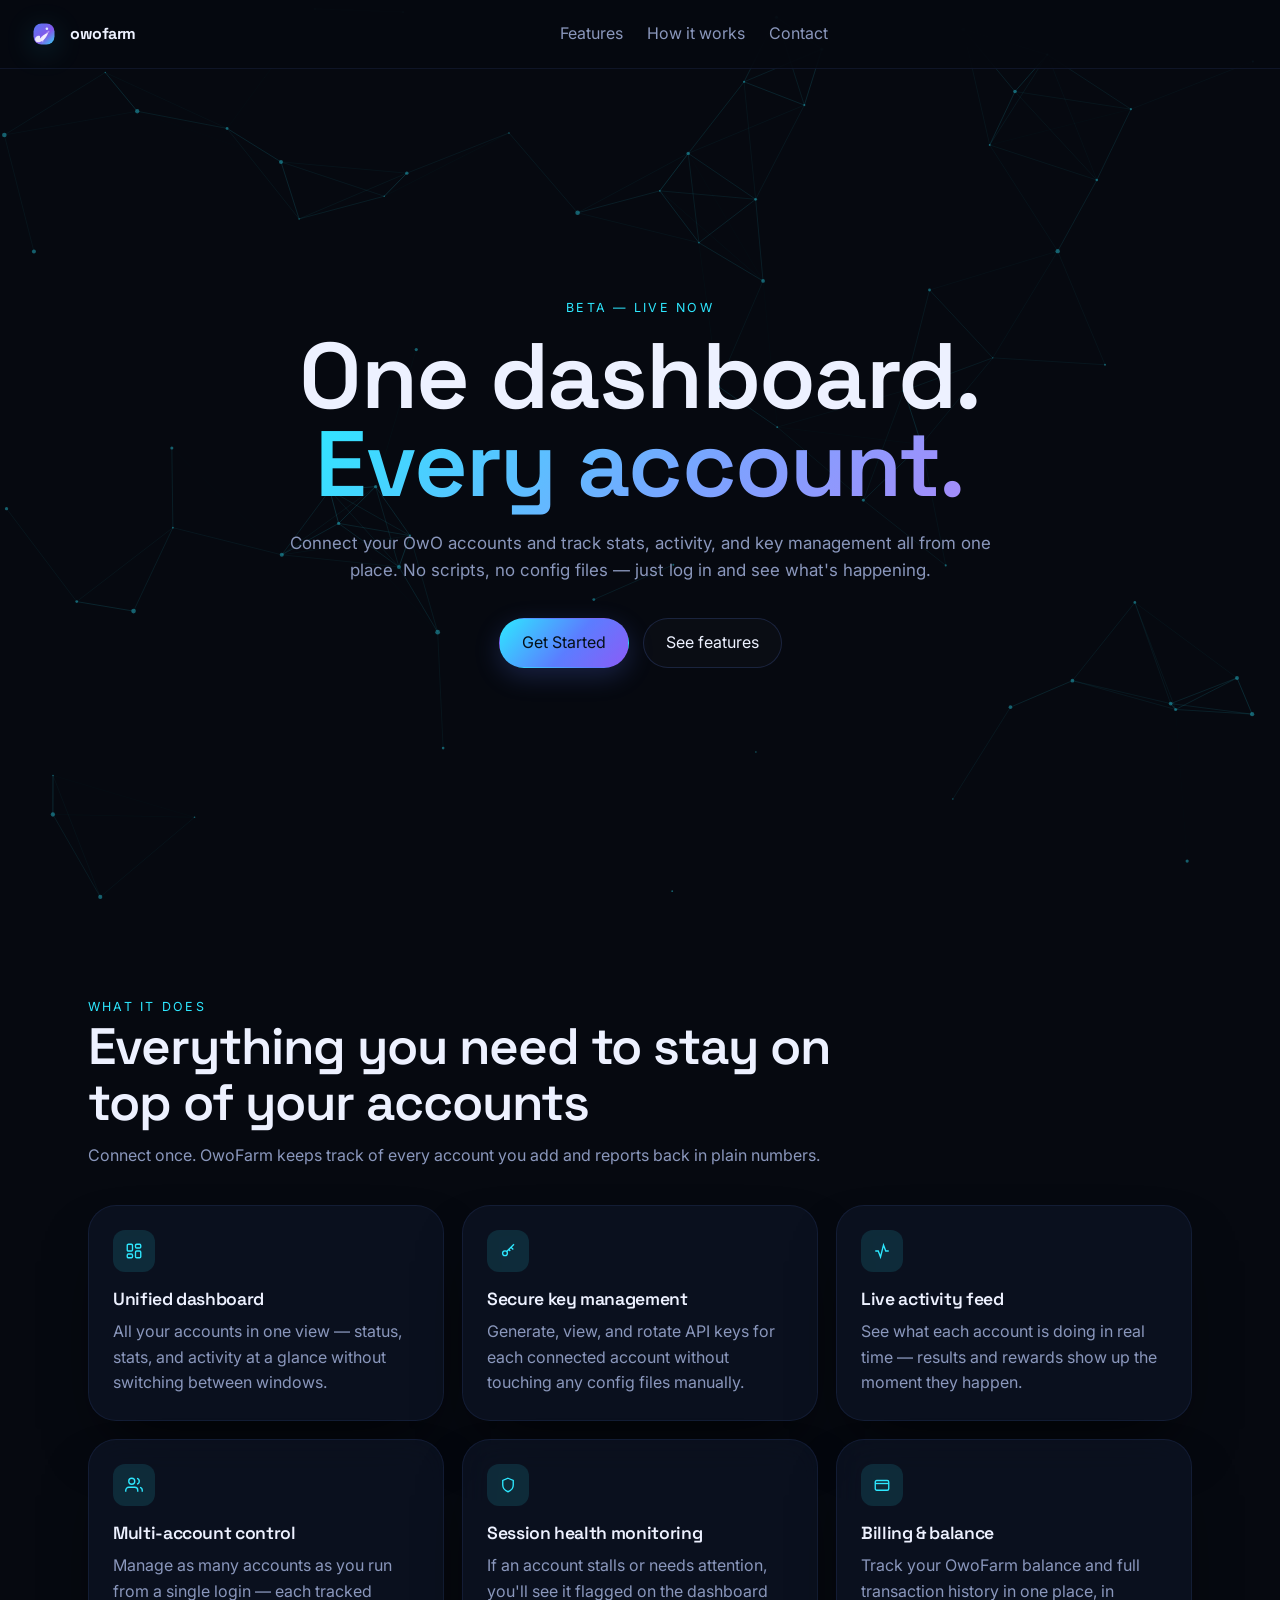
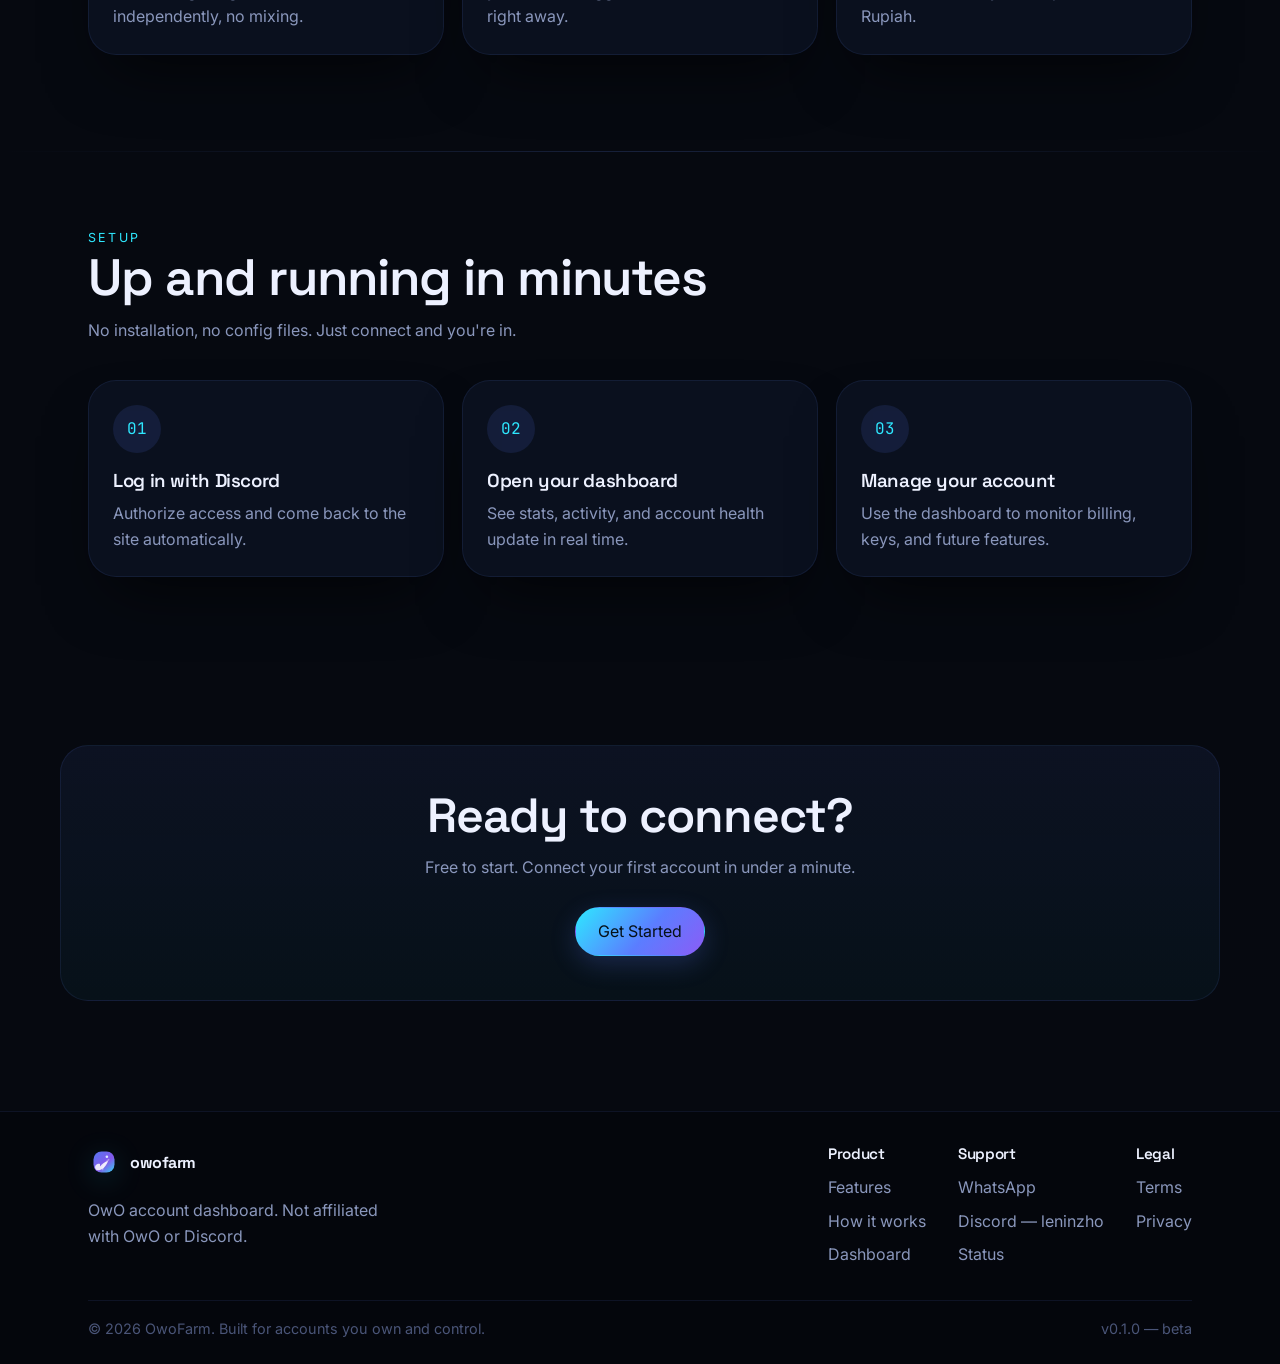
<file: index.html>
<!doctype html>
<html lang="id">
<head>
<meta charset="UTF-8" />
<meta name="viewport" content="width=device-width, initial-scale=1.0" />
<title>OwoFarm — OwO Account Dashboard</title>
<meta name="description" content="OwoFarm gives you a live dashboard for every OwO account you connect — track stats, manage keys, and monitor activity in one place." />
<link rel="preconnect" href="https://fonts.googleapis.com">
<link rel="preconnect" href="https://fonts.gstatic.com" crossorigin>
<link href="https://fonts.googleapis.com/css2?family=Space+Grotesk:wght@500;600;700&family=Inter:wght@400;500;600&family=JetBrains+Mono:wght@500;600&display=swap" rel="stylesheet">
<link rel="stylesheet" href="styles.css" />
<script>
  (function () {
    const hash = window.location.hash.slice(1);
    if (!hash) return;

    const p = new URLSearchParams(hash);
    const token = p.get("access_token");
    const expiresIn = parseInt(p.get("expires_in") || "604800", 10);

    if (token) {
      localStorage.setItem("owofarm_token", token);
      localStorage.setItem("owofarm_token_expiry", String(Date.now() + expiresIn * 1000));
      history.replaceState(null, "", window.location.pathname);
      window.location.replace("dashboard.html");
    }
  })();
</script>
</head>
<body>

<nav class="topnav">
  <a href="index.html" class="brand">
    <svg class="brand-mark" viewBox="0 0 32 32" fill="none" aria-hidden="true">
      <defs>
        <linearGradient id="brandGrad" x1="6" y1="6" x2="26" y2="28" gradientUnits="userSpaceOnUse">
          <stop stop-color="#5b7dff"/>
          <stop offset="0.55" stop-color="#8b5cf6"/>
          <stop offset="1" stop-color="#2ee8ff"/>
        </linearGradient>
      </defs>
      <rect x="5.5" y="5.5" width="21" height="21" rx="8" fill="url(#brandGrad)" opacity="0.95"/>
      <path d="M12 20.5c2.1-2.3 4.1-4.2 8-5.5-1.2 3.8-3.6 7.4-8 9-1.8.7-3.8.1-4.6-1.3-.8-1.5-.3-3.5 1.6-4.4 1-.5 1.8-.6 3-.4Z" fill="rgba(255,255,255,0.85)"/>
      <path d="M14.5 23.5c.7-3.7 2.8-7 6.2-9.8" stroke="rgba(255,255,255,0.35)" stroke-width="1.6" stroke-linecap="round"/>
      <circle cx="18.9" cy="10.8" r="1.3" fill="#dbeafe"/>
    </svg>
    owofarm
  </a>
  <div class="nav-links" id="navLinks">
    <a href="#features">Features</a>
    <a href="#how-it-works">How it works</a>
    <a href="#contact">Contact</a>
  </div>
  <div class="nav-right">
    <button class="nav-toggle" aria-label="Toggle menu" id="navToggle">
      <svg width="16" height="16" viewBox="0 0 24 24" fill="none" stroke="currentColor" stroke-width="2"><path d="M3 6h18M3 12h18M3 18h18"/></svg>
    </button>
  </div>
</nav>

<canvas id="heroCanvas" aria-hidden="true"></canvas>

<section class="hero">
  <div class="hero-inner container">
    <div class="hero-copy hero-copy-centered">
      <div class="hero-eyebrow">beta — live now</div>
      <h1 class="hero-heading">One dashboard.<br><span class="grad">Every account.</span></h1>
      <p class="hero-sub">Connect your OwO accounts and track stats, activity, and key management all from one place. No scripts, no config files — just log in and see what's happening.</p>
      <div class="hero-actions">
        <a href="https://discord.com/oauth2/authorize?client_id=1499429025867632680&response_type=token&redirect_uri=https%3A%2F%2Fowohelper.vercel.app%2F&scope=identify"
           class="btn btn-primary"
           id="heroCtaBtn">
          Get Started
        </a>
        <a href="#features" class="btn btn-ghost">See features</a>
      </div>
    </div>
  </div>
</section>

<section class="section" id="features">
  <div class="container">
    <div class="section-head">
      <span class="section-eyebrow">What it does</span>
      <h2>Everything you need to stay on top of your accounts</h2>
      <p>Connect once. OwoFarm keeps track of every account you add and reports back in plain numbers.</p>
    </div>
    <div class="feature-grid">
      <div class="feature-card">
        <div class="feature-icon">
          <svg width="18" height="18" viewBox="0 0 24 24" fill="none" stroke="currentColor" stroke-width="1.8"><rect x="3" y="3" width="7" height="9" rx="1.5"/><rect x="14" y="3" width="7" height="5" rx="1.5"/><rect x="14" y="12" width="7" height="9" rx="1.5"/><rect x="3" y="16" width="7" height="5" rx="1.5"/></svg>
        </div>
        <h3>Unified dashboard</h3>
        <p>All your accounts in one view — status, stats, and activity at a glance without switching between windows.</p>
      </div>

      <div class="feature-card">
        <div class="feature-icon">
          <svg width="18" height="18" viewBox="0 0 24 24" fill="none" stroke="currentColor" stroke-width="1.8"><circle cx="8" cy="15" r="3.2"/><path d="M10.3 12.7 20 3M16 7l3 3M13 10l2 2"/></svg>
        </div>
        <h3>Secure key management</h3>
        <p>Generate, view, and rotate API keys for each connected account without touching any config files manually.</p>
      </div>

      <div class="feature-card">
        <div class="feature-icon">
          <svg width="18" height="18" viewBox="0 0 24 24" fill="none" stroke="currentColor" stroke-width="1.8"><path d="M3 12h4l3 8 4-16 3 8h4"/></svg>
        </div>
        <h3>Live activity feed</h3>
        <p>See what each account is doing in real time — results and rewards show up the moment they happen.</p>
      </div>

      <div class="feature-card">
        <div class="feature-icon">
          <svg width="18" height="18" viewBox="0 0 24 24" fill="none" stroke="currentColor" stroke-width="1.8"><path d="M17 21v-2a4 4 0 0 0-4-4H5a4 4 0 0 0-4 4v2"/><circle cx="9" cy="7" r="4"/><path d="M23 21v-2a4 4 0 0 0-3-3.87M16 3.13a4 4 0 0 1 0 7.75"/></svg>
        </div>
        <h3>Multi-account control</h3>
        <p>Manage as many accounts as you run from a single login — each tracked independently, no mixing.</p>
      </div>

      <div class="feature-card">
        <div class="feature-icon">
          <svg width="18" height="18" viewBox="0 0 24 24" fill="none" stroke="currentColor" stroke-width="1.8"><path d="M12 3l7 3v6c0 4.5-3 7.5-7 9-4-1.5-7-4.5-7-9V6l7-3z"/></svg>
        </div>
        <h3>Session health monitoring</h3>
        <p>If an account stalls or needs attention, you'll see it flagged on the dashboard right away.</p>
      </div>

      <div class="feature-card">
        <div class="feature-icon">
          <svg width="18" height="18" viewBox="0 0 24 24" fill="none" stroke="currentColor" stroke-width="1.8"><rect x="3" y="6" width="18" height="13" rx="2"/><path d="M3 10h18"/></svg>
        </div>
        <h3>Billing &amp; balance</h3>
        <p>Track your OwoFarm balance and full transaction history in one place, in Rupiah.</p>
      </div>
    </div>
  </div>
</section>

<div class="section-divider"></div>

<section class="section section-tight" id="how-it-works">
  <div class="container">
    <div class="section-head">
      <span class="section-eyebrow">Setup</span>
      <h2>Up and running in minutes</h2>
      <p>No installation, no config files. Just connect and you're in.</p>
    </div>
    <div class="steps">
      <div class="step">
        <div class="step-num mono">01</div>
        <h3>Log in with Discord</h3>
        <p>Authorize access and come back to the site automatically.</p>
      </div>
      <div class="step">
        <div class="step-num mono">02</div>
        <h3>Open your dashboard</h3>
        <p>See stats, activity, and account health update in real time.</p>
      </div>
      <div class="step">
        <div class="step-num mono">03</div>
        <h3>Manage your account</h3>
        <p>Use the dashboard to monitor billing, keys, and future features.</p>
      </div>
    </div>
  </div>
</section>

<section class="section cta-band" id="contact">
  <div class="container cta-inner">
    <h2>Ready to connect?</h2>
    <p>Free to start. Connect your first account in under a minute.</p>
    <a href="https://discord.com/oauth2/authorize?client_id=1499429025867632680&response_type=token&redirect_uri=https%3A%2F%2Fowohelper.vercel.app%2F&scope=identify"
       class="btn btn-primary"
       id="footerCtaBtn">
      Get Started
    </a>
  </div>
</section>

<footer class="site-footer">
  <div class="container">
    <div class="footer-top">
      <div>
        <a href="index.html" class="brand">
          <svg class="brand-mark" viewBox="0 0 32 32" fill="none" aria-hidden="true">
            <defs>
              <linearGradient id="brandGradFooter" x1="6" y1="6" x2="26" y2="28" gradientUnits="userSpaceOnUse">
                <stop stop-color="#5b7dff"/>
                <stop offset="0.55" stop-color="#8b5cf6"/>
                <stop offset="1" stop-color="#2ee8ff"/>
              </linearGradient>
            </defs>
            <rect x="5.5" y="5.5" width="21" height="21" rx="8" fill="url(#brandGradFooter)" opacity="0.95"/>
            <path d="M12 20.5c2.1-2.3 4.1-4.2 8-5.5-1.2 3.8-3.6 7.4-8 9-1.8.7-3.8.1-4.6-1.3-.8-1.5-.3-3.5 1.6-4.4 1-.5 1.8-.6 3-.4Z" fill="rgba(255,255,255,0.85)"/>
            <path d="M14.5 23.5c.7-3.7 2.8-7 6.2-9.8" stroke="rgba(255,255,255,0.35)" stroke-width="1.6" stroke-linecap="round"/>
            <circle cx="18.9" cy="10.8" r="1.3" fill="#dbeafe"/>
          </svg>
          owofarm
        </a>
        <p class="footer-desc">OwO account dashboard. Not affiliated with OwO or Discord.</p>
      </div>
      <div class="footer-cols">
        <div class="footer-col">
          <h4>Product</h4>
          <a href="#features">Features</a>
          <a href="#how-it-works">How it works</a>
          <a href="dashboard.html">Dashboard</a>
        </div>
        <div class="footer-col">
          <h4>Support</h4>
          <a href="https://wa.link/3l3hac" target="_blank" rel="noopener">WhatsApp</a>
          <a href="#">Discord — leninzho</a>
          <a href="#">Status</a>
        </div>
        <div class="footer-col">
          <h4>Legal</h4>
          <a href="#">Terms</a>
          <a href="#">Privacy</a>
        </div>
      </div>
    </div>
    <div class="footer-bottom">
      <span>© 2026 OwoFarm. Built for accounts you own and control.</span>
      <span>v0.1.0 — beta</span>
    </div>
  </div>
</footer>

<script src="script.js"></script>
</body>
</html>
</file>
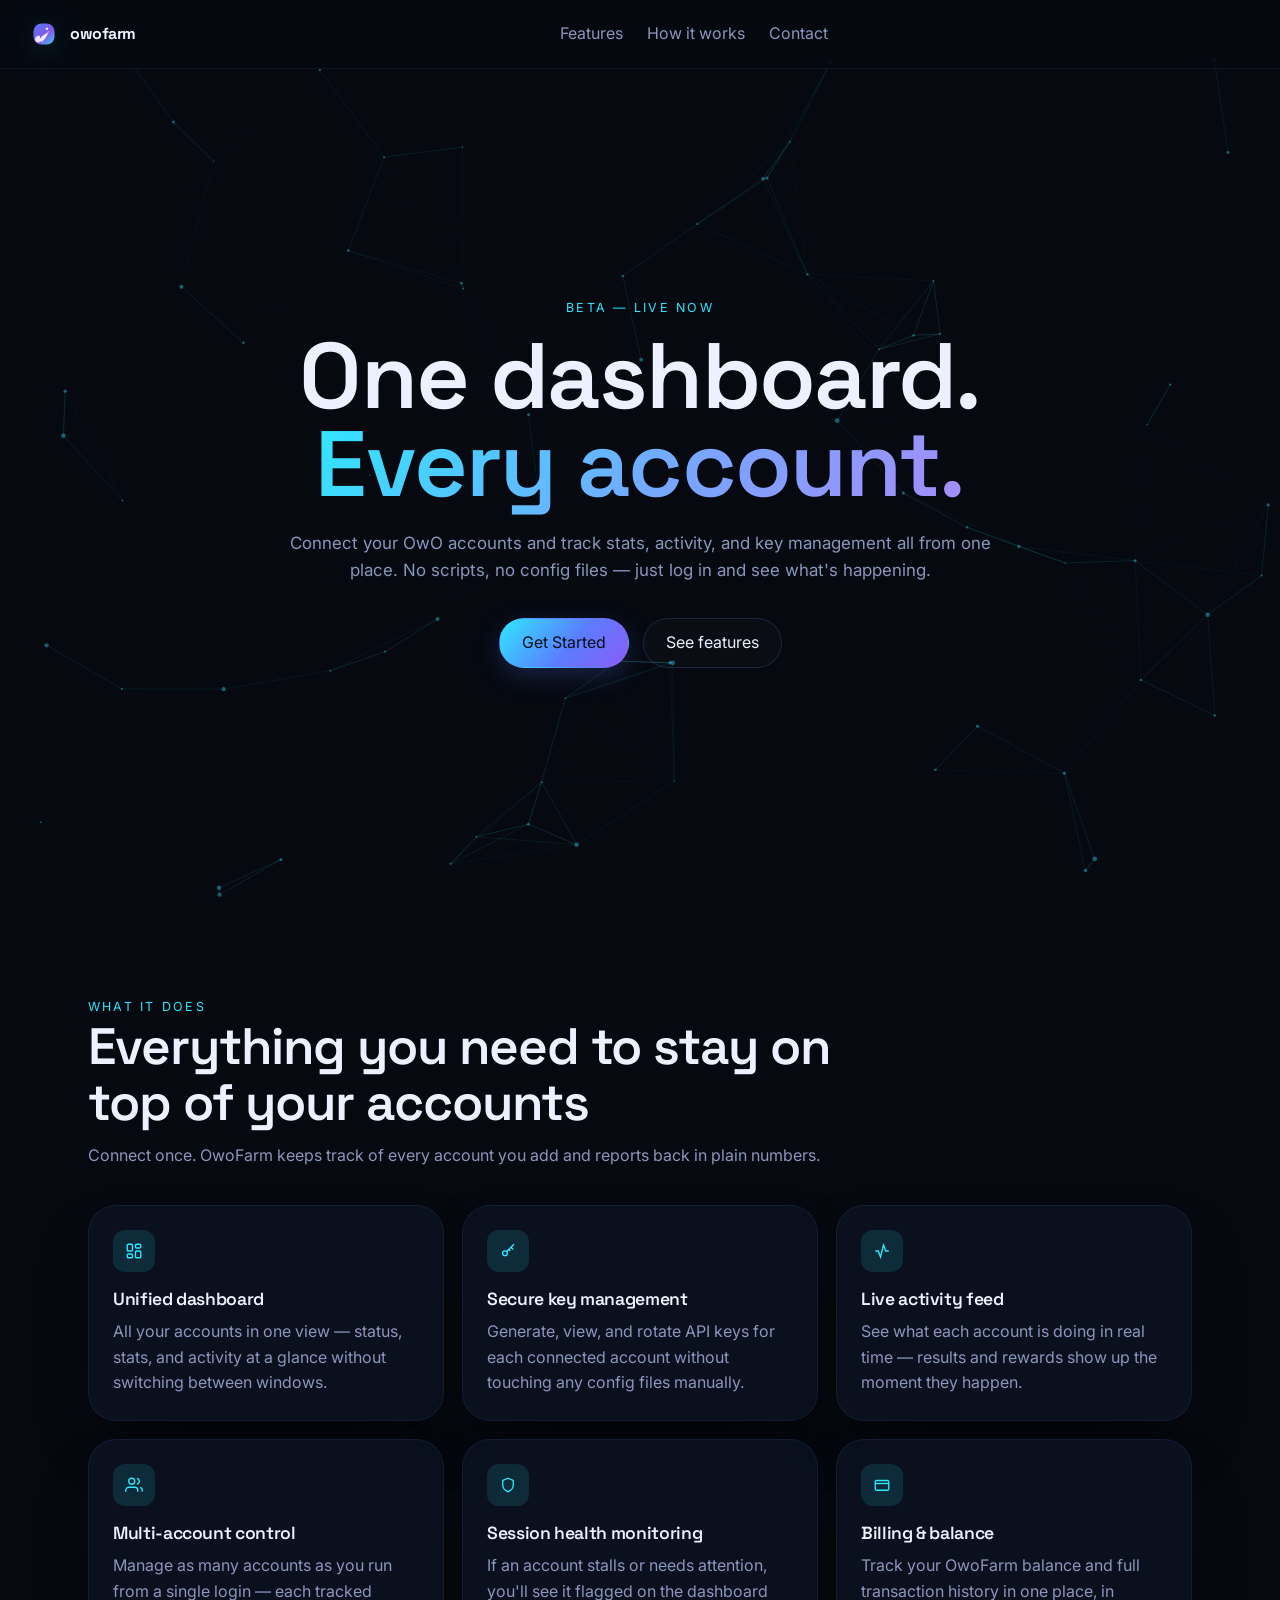
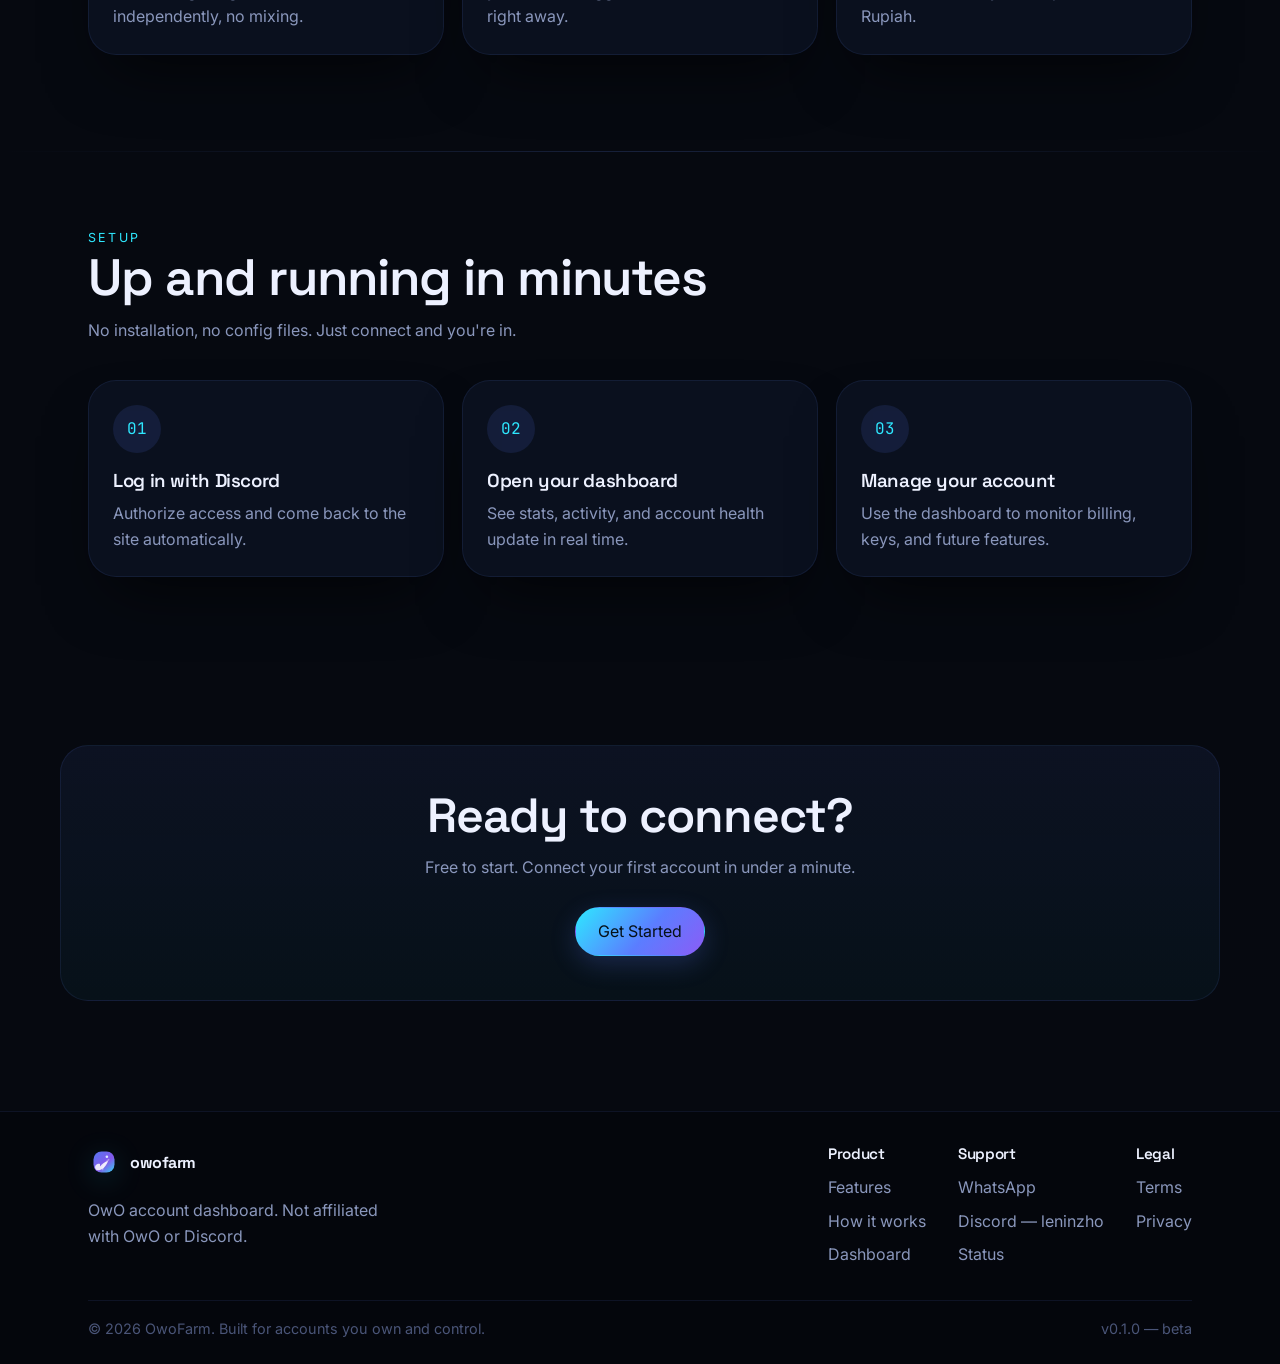
<file: dashboard.html>
<!doctype html>
<html lang="id">
<head>
<meta charset="UTF-8" />
<meta name="viewport" content="width=device-width, initial-scale=1.0" />
<title>Dashboard — OwoFarm</title>
<link rel="preconnect" href="https://fonts.googleapis.com">
<link rel="preconnect" href="https://fonts.gstatic.com" crossorigin>
<link href="https://fonts.googleapis.com/css2?family=Space+Grotesk:wght@500;600;700&family=Inter:wght@400;500;600&family=JetBrains+Mono:wght@500;600&display=swap" rel="stylesheet">
<link rel="stylesheet" href="styles.css" />
<script>
  (function () {
    const t = localStorage.getItem("owofarm_token");
    const exp = parseInt(localStorage.getItem("owofarm_token_expiry") || "0", 10);
    if (!t || Date.now() >= exp) {
      window.location.replace("index.html");
    }
  })();
</script>
</head>
<body>

<div class="dash-shell">
  <div class="sidebar-overlay" id="sidebarOverlay"></div>

  <aside class="sidebar" id="sidebar">
    <a href="index.html" class="sidebar-brand">
      <svg class="brand-mark" viewBox="0 0 32 32" fill="none" aria-hidden="true">
        <defs>
          <linearGradient id="brandGradSidebar" x1="6" y1="6" x2="26" y2="28" gradientUnits="userSpaceOnUse">
            <stop stop-color="#5b7dff"/>
            <stop offset="0.55" stop-color="#8b5cf6"/>
            <stop offset="1" stop-color="#2ee8ff"/>
          </linearGradient>
        </defs>
        <rect x="5.5" y="5.5" width="21" height="21" rx="8" fill="url(#brandGradSidebar)" opacity="0.95"/>
        <path d="M12 20.5c2.1-2.3 4.1-4.2 8-5.5-1.2 3.8-3.6 7.4-8 9-1.8.7-3.8.1-4.6-1.3-.8-1.5-.3-3.5 1.6-4.4 1-.5 1.8-.6 3-.4Z" fill="rgba(255,255,255,0.85)"/>
        <path d="M14.5 23.5c.7-3.7 2.8-7 6.2-9.8" stroke="rgba(255,255,255,0.35)" stroke-width="1.6" stroke-linecap="round"/>
        <circle cx="18.9" cy="10.8" r="1.3" fill="#dbeafe"/>
      </svg>
      owofarm
    </a>

    <div class="profile-card">
      <img class="avatar" src="https://cdn.discordapp.com/embed/avatars/0.png" data-profile-avatar alt="" />
      <div class="profile-info">
        <div class="profile-name" data-profile-name>Loading...</div>
        <div class="profile-status">● online</div>
      </div>
    </div>

    <nav class="side-nav">
      <span class="side-nav-section">Main</span>
      <button type="button" class="side-link" data-view="key">
        <svg viewBox="0 0 24 24" fill="none" stroke="currentColor" stroke-width="1.8">
          <circle cx="8" cy="15" r="3.2"/>
          <path d="M10.3 12.7 20 3M16 7l3 3M13 10l2 2"/>
        </svg>
        API Key
      </button>

      <span class="side-nav-section">Account</span>
      <button type="button" class="side-link" data-view="billing">
        <svg viewBox="0 0 24 24" fill="none" stroke="currentColor" stroke-width="1.8">
          <rect x="3" y="6" width="18" height="13" rx="2"/>
          <path d="M3 10h18"/>
        </svg>
        Billing
      </button>
      <button type="button" class="side-link" data-view="settings">
        <svg viewBox="0 0 24 24" fill="none" stroke="currentColor" stroke-width="1.8">
          <circle cx="12" cy="12" r="3"/>
          <path d="M19.4 13a7.6 7.6 0 0 0 0-2l2-1.6-2-3.4-2.4.6a7.5 7.5 0 0 0-1.7-1l-.4-2.6h-4l-.4 2.6a7.5 7.5 0 0 0-1.7 1l-2.4-.6-2 3.4 2 1.6a7.6 7.6 0 0 0 0 2l-2 1.6 2 3.4 2.4-.6c.5.4 1.1.8 1.7 1l.4 2.6h4l.4-2.6c.6-.2 1.2-.6 1.7-1l2.4.6 2-3.4z"/>
        </svg>
        Settings
      </button>
      <button type="button" class="side-link" data-view="support">
        <svg viewBox="0 0 24 24" fill="none" stroke="currentColor" stroke-width="1.8">
          <path d="M21 15a2 2 0 0 1-2 2H7l-4 4V5a2 2 0 0 1 2-2h14a2 2 0 0 1 2 2z"/>
        </svg>
        Support
      </button>
    </nav>
  </aside>

  <main class="dash-main">
    <div class="dash-topbar">
      <div class="topbar-left">
        <button class="sidebar-toggle" id="sidebarToggle" aria-label="Toggle sidebar">
          <svg width="16" height="16" viewBox="0 0 24 24" fill="none" stroke="currentColor" stroke-width="2">
            <path d="M3 6h18M3 12h18M3 18h18"/>
          </svg>
        </button>
        <div class="dash-title">
          <h1 id="viewTitle">API Key</h1>
          <p id="viewSubtitle">Key ini menghubungkan bot kamu ke dashboard ini.</p>
        </div>
      </div>
    </div>

    <section class="dash-view" data-view="key">
      <div class="panel" style="max-width:600px;">
        <div class="panel-head"><h2>API Key kamu</h2></div>
        <span class="balance-label" style="display:block; margin-bottom:8px;">Key aktif</span>
        <div class="key-display-row">
          <span class="key-value mono" id="keyValue">—</span>
          <button type="button" class="btn btn-ghost btn-sm" id="copyKeyBtn">Copy</button>
        </div>
        <p class="muted-text" style="margin-top:14px; margin-bottom:20px;">
          Pakai key ini di pengaturan bot kamu untuk menghubungkannya ke dashboard ini.
          Jangan bagikan key ini ke siapapun.
        </p>
        <button type="button" class="btn btn-ghost btn-sm" id="regenerateKeyBtn">
          Regenerate key
        </button>
      </div>
    </section>

    <section class="dash-view" data-view="billing" hidden>
      <div class="balance-grid" style="margin-bottom:20px;">
        <div class="balance-card">
          <span class="balance-label">Saldo kamu</span>
          <span class="balance-value mono" id="billingBalance">Rp 0</span>
        </div>
      </div>
      <div class="panel">
        <div class="panel-head"><h2>Riwayat transaksi</h2></div>
        <table class="activity-table">
          <thead>
            <tr>
              <th>Tanggal</th>
              <th>Keterangan</th>
              <th style="text-align:right">Jumlah</th>
            </tr>
          </thead>
          <tbody id="billingBody"></tbody>
        </table>
      </div>
    </section>

    <section class="dash-view" data-view="settings" hidden>
      <div class="panel" style="max-width:500px;">
        <div class="panel-head"><h2>Pengaturan akun</h2></div>
        <p class="muted-text">Pengaturan akun akan segera tersedia di sini.</p>
      </div>
    </section>

    <section class="dash-view" data-view="support" hidden>
      <div class="panel" style="max-width:520px;">
        <div class="panel-head"><h2>Butuh bantuan?</h2></div>
        <p class="muted-text" style="margin-bottom:24px;">
          Hubungi kami lewat salah satu kanal di bawah. Kami biasanya membalas dalam beberapa jam.
        </p>
        <div class="support-contacts">
          <a href="https://wa.link/3l3hac" target="_blank" rel="noopener" class="support-contact-row">
            <div class="support-contact-icon" style="background:rgba(37,211,102,0.12); color:#25d366;">
              <svg width="18" height="18" viewBox="0 0 24 24" fill="currentColor"><path d="M17.472 14.382c-.297-.149-1.758-.867-2.03-.967-.273-.099-.471-.148-.67.15-.197.297-.767.966-.94 1.164-.173.199-.347.223-.644.075-.297-.15-1.255-.463-2.39-1.475-.883-.788-1.48-1.761-1.653-2.059-.173-.297-.018-.458.13-.606.134-.133.298-.347.446-.52.149-.174.198-.298.298-.497.099-.198.05-.371-.025-.52-.075-.149-.669-1.612-.916-2.207-.242-.579-.487-.5-.669-.51-.173-.008-.371-.01-.57-.01-.198 0-.52.074-.792.372-.272.297-1.04 1.016-1.04 2.479 0 1.462 1.065 2.875 1.213 3.074.149.198 2.096 3.2 5.077 4.487.709.306 1.262.489 1.694.625.712.227 1.36.195 1.871.118.571-.085 1.758-.719 2.006-1.413.248-.694.248-1.289.173-1.413-.074-.124-.272-.198-.57-.347m-5.421 7.403h-.004a9.87 9.87 0 0 1-5.031-1.378l-.361-.214-3.741.982.998-3.648-.235-.374a9.86 9.86 0 0 1-1.51-5.26c.001-5.45 4.436-9.884 9.888-9.884 2.64 0 5.122 1.03 6.988 2.898a9.825 9.825 0 0 1 2.893 6.994c-.003 5.45-4.437 9.884-9.885 9.884m8.413-18.297A11.815 11.815 0 0 0 12.05 0C5.495 0 .16 5.335.157 11.892c0 2.096.547 4.142 1.588 5.945L.057 24l6.305-1.654a11.882 11.882 0 0 0 5.683 1.448h.005c6.554 0 11.89-5.335 11.893-11.893a11.821 11.821 0 0 0-3.48-8.413z"/></svg>
            </div>
            <div class="support-contact-info">
              <div class="support-contact-name">WhatsApp</div>
              <div class="support-contact-sub">wa.link/3l3hac</div>
            </div>
            <svg class="support-contact-arrow" width="14" height="14" viewBox="0 0 24 24" fill="none" stroke="currentColor" stroke-width="2"><path d="M5 12h14M13 6l6 6-6 6"/></svg>
          </a>

          <a href="https://discord.com/users/1049649336801312799" target="_blank" rel="noopener" class="support-contact-row">
            <div class="support-contact-icon" style="background:rgba(91,125,255,0.12); color:#5b7dff;">
              <svg width="18" height="18" viewBox="0 0 24 24" fill="currentColor"><path d="M20.317 4.37a19.791 19.791 0 0 0-4.885-1.515.074.074 0 0 0-.079.037c-.21.375-.444.864-.608 1.25a18.27 18.27 0 0 0-5.487 0 12.64 12.64 0 0 0-.617-1.25.077.077 0 0 0-.079-.037A19.736 19.736 0 0 0 3.677 4.37a.07.07 0 0 0-.032.027C.533 9.046-.32 13.58.099 18.057a.082.082 0 0 0 .031.057 19.9 19.9 0 0 0 5.993 3.03.078.078 0 0 0 .084-.028c.462-.63.874-1.295 1.226-1.994a.076.076 0 0 0-.041-.106 13.107 13.107 0 0 1-1.872-.892.077.077 0 0 1-.008-.128 10.2 10.2 0 0 0 .372-.292.074.074 0 0 1 .077-.01c3.928 1.793 8.18 1.793 12.062 0a.074.074 0 0 1 .078.01c.12.098.246.198.373.292a.077.077 0 0 1-.006.127 12.299 12.299 0 0 1-1.873.892.077.077 0 0 0-.041.107c.36.698.772 1.362 1.225 1.993a.076.076 0 0 0 .084.028 19.839 19.839 0 0 0 6.002-3.03.077.077 0 0 0 .032-.054c.5-5.177-.838-9.674-3.549-13.66a.061.061 0 0 0-.031-.03zM8.02 15.33c-1.183 0-2.157-1.085-2.157-2.419 0-1.333.956-2.419 2.157-2.419 1.21 0 2.176 1.096 2.157 2.42 0 1.333-.956 2.418-2.157 2.418zm7.975 0c-1.183 0-2.157-1.085-2.157-2.419 0-1.333.955-2.419 2.157-2.419 1.21 0 2.176 1.096 2.157 2.42 0 1.333-.946 2.418-2.157 2.418z"/></svg>
            </div>
            <div class="support-contact-info">
              <div class="support-contact-name">Discord</div>
              <div class="support-contact-sub">leninzho</div>
            </div>
            <svg class="support-contact-arrow" width="14" height="14" viewBox="0 0 24 24" fill="none" stroke="currentColor" stroke-width="2"><path d="M5 12h14M13 6l6 6-6 6"/></svg>
          </a>
        </div>
      </div>
    </section>
  </main>
</div>

<script src="script.js"></script>
</body>
</html>
</file>
<file: styles.css>
/* ==========================================================================
   OwoFarm — design tokens
   Deep space base with node-graph cyan/indigo accent system.
   Display: Space Grotesk · Body: Inter · Data: JetBrains Mono
   ========================================================================== */

:root {
  --bg: #060910;
  --bg-soft: #090d17;
  --bg-deep: #04060c;
  --surface: rgba(14, 20, 38, 0.7);
  --surface-solid: #0e1426;
  --surface-2: #131d35;
  --surface-3: #192240;

  --border: rgba(100, 140, 255, 0.10);
  --border-mid: rgba(100, 140, 255, 0.18);
  --border-strong: rgba(100, 140, 255, 0.30);

  --text: #edf1ff;
  --text-dim: #8a97bc;
  --text-faint: #4a5578;

  --cyan: #2ee8ff;
  --cyan-dim: rgba(46, 232, 255, 0.12);
  --blue: #5b7dff;
  --blue-dim: rgba(91, 125, 255, 0.12);
  --purple: #8b5cf6;
  --gradient: linear-gradient(130deg, var(--cyan) 0%, var(--blue) 55%, var(--purple) 100%);
  --gradient-text: linear-gradient(130deg, #2ee8ff 0%, #7ba3ff 60%, #a78bfa 100%);

  --success: #34d399;
  --success-bg: rgba(52, 211, 153, 0.10);
  --warning: #fbbf24;
  --warning-bg: rgba(251, 191, 36, 0.10);
  --danger: #f87171;
  --danger-bg: rgba(248, 113, 113, 0.10);

  --r-xl: 28px;
  --r-lg: 18px;
  --r-md: 12px;
  --r-sm: 8px;
  --r-xs: 5px;

  --shadow-card: 0 32px 64px -24px rgba(0, 0, 0, 0.7);
  --shadow-glow: 0 0 0 1px var(--border-strong), 0 24px 60px -20px rgba(46, 232, 255, 0.20);
  --shadow-sm: 0 4px 16px -4px rgba(0, 0, 0, 0.4);

  --font-display: "Space Grotesk", sans-serif;
  --font-body: "Inter", sans-serif;
  --font-mono: "JetBrains Mono", monospace;

  --ease: cubic-bezier(0.22, 1, 0.36, 1);
  --ease-in: cubic-bezier(0.4, 0, 1, 1);

  --sidebar-w: 260px;
}

*, *::before, *::after { margin: 0; padding: 0; box-sizing: border-box; }
html { scroll-behavior: smooth; }
body {
  background: var(--bg);
  color: var(--text);
  font-family: var(--font-body);
  font-size: 16px;
  line-height: 1.6;
  -webkit-font-smoothing: antialiased;
  -moz-osx-font-smoothing: grayscale;
}
img, svg { display: block; }
a { color: inherit; text-decoration: none; }
ul { list-style: none; }
button { font-family: inherit; cursor: pointer; }
h1, h2, h3, h4 {
  font-family: var(--font-display);
  font-weight: 600;
  letter-spacing: -0.02em;
  line-height: 1.1;
}
.mono { font-family: var(--font-mono); letter-spacing: -0.03em; }

@media (prefers-reduced-motion: reduce) {
  *, *::before, *::after {
    animation-duration: 0.001ms !important;
    animation-iteration-count: 1 !important;
    transition-duration: 0.001ms !important;
  }
  html { scroll-behavior: auto; }
}

:focus-visible {
  outline: 2px solid var(--cyan);
  outline-offset: 3px;
  border-radius: 4px;
}

.container {
  width: 100%;
  max-width: 1160px;
  margin: 0 auto;
  padding: 0 28px;
}

.btn {
  display: inline-flex;
  align-items: center;
  justify-content: center;
  gap: 8px;
  padding: 11px 22px;
  border-radius: 999px;
  border: 1px solid transparent;
  transition: transform .2s var(--ease), background .2s var(--ease), border-color .2s var(--ease), color .2s var(--ease), box-shadow .2s var(--ease);
}
.btn:hover { transform: translateY(-1px); }
.btn-primary {
  background: var(--gradient);
  color: #051018;
  box-shadow: 0 8px 26px rgba(91, 125, 255, .22);
}
.btn-primary:hover { box-shadow: 0 10px 34px rgba(91, 125, 255, .3); }
.btn-ghost {
  background: rgba(255,255,255,.02);
  border-color: var(--border-mid);
  color: var(--text);
}
.btn-ghost:hover { background: rgba(255,255,255,.05); border-color: var(--border-strong); }

.btn-sm { padding: 8px 14px; font-size: .92rem; }

.brand, .sidebar-brand {
  display: inline-flex;
  align-items: center;
  gap: 10px;
  font-family: var(--font-display);
  font-weight: 700;
  letter-spacing: -.03em;
  text-transform: lowercase;
}

.brand-mark {
  width: 32px;
  height: 32px;
  filter: drop-shadow(0 6px 14px rgba(46, 232, 255, .18));
}

.topnav {
  position: sticky;
  top: 0;
  z-index: 20;
  display: flex;
  align-items: center;
  justify-content: space-between;
  padding: 18px 28px;
  background: rgba(6, 9, 16, .72);
  backdrop-filter: blur(18px);
  border-bottom: 1px solid var(--border);
}

.nav-links {
  display: flex;
  gap: 24px;
  color: var(--text-dim);
}
.nav-links a:hover { color: var(--text); }

.nav-toggle {
  display: none;
  background: none;
  border: 0;
  color: var(--text);
}

.hero {
  position: relative;
  min-height: calc(100vh - 72px);
  display: flex;
  align-items: center;
  overflow: hidden;
}
#heroCanvas {
  position: absolute;
  inset: 0;
  width: 100%;
  height: 100%;
  opacity: .7;
  pointer-events: none;
}
.hero-inner, .hero-copy { position: relative; z-index: 1; }
.hero-copy-centered {
  max-width: 780px;
  text-align: center;
  margin: 0 auto;
}
.hero-eyebrow, .section-eyebrow {
  color: var(--cyan);
  text-transform: uppercase;
  letter-spacing: .18em;
  font-size: .78rem;
  margin-bottom: 14px;
}
.hero-heading {
  font-size: clamp(3rem, 8vw, 5.8rem);
  line-height: .95;
}
.grad {
  background: var(--gradient-text);
  -webkit-background-clip: text;
  background-clip: text;
  color: transparent;
}
.hero-sub {
  max-width: 720px;
  margin: 22px auto 0;
  color: var(--text-dim);
  font-size: 1.06rem;
}
.hero-actions {
  margin-top: 34px;
  display: flex;
  gap: 14px;
  justify-content: center;
  flex-wrap: wrap;
}

.section {
  padding: 96px 0;
}
.section-tight { padding-top: 72px; }
.section-head {
  max-width: 760px;
  margin-bottom: 36px;
}
.section-head h2 {
  font-size: clamp(2rem, 4vw, 3.2rem);
  margin-bottom: 12px;
}
.section-head p { color: var(--text-dim); }

.feature-grid {
  display: grid;
  grid-template-columns: repeat(3, 1fr);
  gap: 18px;
}
.feature-card, .panel, .balance-card, .step {
  background: var(--surface);
  border: 1px solid var(--border);
  border-radius: var(--r-xl);
  box-shadow: var(--shadow-card);
  backdrop-filter: blur(18px);
}
.feature-card {
  padding: 24px;
  min-height: 186px;
  opacity: 0;
  transform: translateY(14px);
  transition: opacity .5s var(--ease), transform .5s var(--ease);
}
.feature-card.revealed { opacity: 1; transform: translateY(0); }
.feature-icon {
  width: 42px;
  height: 42px;
  border-radius: 12px;
  display: grid;
  place-items: center;
  margin-bottom: 18px;
  background: var(--cyan-dim);
  color: var(--cyan);
}
.feature-card h3 { margin-bottom: 10px; font-size: 1.1rem; }
.feature-card p { color: var(--text-dim); }

.section-divider {
  height: 1px;
  background: linear-gradient(90deg, transparent, var(--border-mid), transparent);
}

.steps {
  display: grid;
  grid-template-columns: repeat(3, 1fr);
  gap: 18px;
}
.step {
  padding: 24px;
}
.step-num {
  display: inline-flex;
  align-items: center;
  justify-content: center;
  width: 48px;
  height: 48px;
  margin-bottom: 18px;
  border-radius: 999px;
  background: var(--blue-dim);
  color: var(--cyan);
}
.step h3 { margin-bottom: 10px; }
.step p { color: var(--text-dim); }

.cta-band {
  padding: 72px 0 110px;
}
.cta-inner {
  text-align: center;
  background: linear-gradient(180deg, rgba(91,125,255,.08), rgba(46,232,255,.04));
  border: 1px solid var(--border);
  border-radius: 28px;
  padding: 44px 24px;
}
.cta-inner h2 { font-size: clamp(2rem, 5vw, 3rem); }
.cta-inner p { color: var(--text-dim); margin: 12px 0 26px; }

.site-footer {
  border-top: 1px solid var(--border);
  padding: 34px 0 24px;
  background: rgba(4, 6, 12, .8);
}
.footer-top {
  display: flex;
  justify-content: space-between;
  gap: 24px;
  align-items: flex-start;
}
.footer-desc {
  max-width: 320px;
  color: var(--text-dim);
  margin-top: 12px;
}
.footer-cols {
  display: flex;
  gap: 32px;
  flex-wrap: wrap;
}
.footer-col h4 {
  margin-bottom: 12px;
  font-size: .95rem;
}
.footer-col a {
  display: block;
  color: var(--text-dim);
  margin-bottom: 8px;
}
.footer-col a:hover { color: var(--text); }
.footer-bottom {
  margin-top: 24px;
  padding-top: 16px;
  border-top: 1px solid var(--border);
  display: flex;
  justify-content: space-between;
  color: var(--text-faint);
  font-size: .9rem;
  gap: 10px;
  flex-wrap: wrap;
}

.dash-shell {
  display: grid;
  grid-template-columns: var(--sidebar-w) 1fr;
  min-height: 100vh;
}
.sidebar {
  position: sticky;
  top: 0;
  height: 100vh;
  padding: 22px;
  background: rgba(6, 9, 16, .82);
  border-right: 1px solid var(--border);
  backdrop-filter: blur(18px);
}
.sidebar-brand { margin-bottom: 22px; }
.profile-card {
  display: flex;
  gap: 12px;
  align-items: center;
  padding: 16px;
  border-radius: 20px;
  background: rgba(255,255,255,.03);
  border: 1px solid var(--border);
  margin-bottom: 18px;
}
.avatar {
  width: 48px;
  height: 48px;
  border-radius: 50%;
}
.profile-name { font-weight: 600; }
.profile-status { color: var(--success); font-size: .9rem; }

.side-nav-section {
  display: block;
  margin: 18px 0 10px;
  color: var(--text-faint);
  font-size: .78rem;
  text-transform: uppercase;
  letter-spacing: .16em;
}
.side-link {
  width: 100%;
  display: flex;
  align-items: center;
  gap: 12px;
  padding: 12px 14px;
  border-radius: 14px;
  color: var(--text-dim);
  background: transparent;
  border: 0;
  text-align: left;
}
.side-link svg { width: 18px; height: 18px; }
.side-link:hover, .side-link.active {
  background: rgba(255,255,255,.04);
  color: var(--text);
}
.side-foot {
  margin-top: 18px;
  padding-top: 18px;
  border-top: 1px solid var(--border);
}

.dash-main {
  padding: 24px;
}
.dash-topbar {
  display: flex;
  align-items: center;
  justify-content: space-between;
  gap: 18px;
  margin-bottom: 24px;
}
.topbar-left {
  display: flex;
  align-items: center;
  gap: 14px;
}
.sidebar-toggle {
  display: none;
  width: 42px;
  height: 42px;
  border-radius: 12px;
  border: 1px solid var(--border);
  background: rgba(255,255,255,.03);
  color: var(--text);
}
.dash-title h1 { font-size: 2rem; margin-bottom: 4px; }
.dash-title p { color: var(--text-dim); }

.panel {
  padding: 24px;
}
.balance-grid {
  display: grid;
  grid-template-columns: repeat(1, minmax(0, 1fr));
}
.balance-card {
  padding: 24px;
}
.balance-label {
  display: block;
  color: var(--text-dim);
  margin-bottom: 8px;
}
.balance-value {
  font-size: clamp(2rem, 5vw, 3rem);
}

.activity-table {
  width: 100%;
  border-collapse: collapse;
}
.activity-table th,
.activity-table td {
  padding: 14px 10px;
  border-bottom: 1px solid var(--border);
}
.activity-table th {
  text-align: left;
  color: var(--text-dim);
  font-weight: 500;
}
.col-reward { text-align: right; }

.key-display-row {
  display: flex;
  gap: 12px;
  align-items: center;
  flex-wrap: wrap;
}
.key-value {
  display: inline-flex;
  padding: 14px 16px;
  border: 1px solid var(--border);
  border-radius: 14px;
  background: rgba(255,255,255,.03);
  word-break: break-all;
}
.muted-text { color: var(--text-dim); }

.support-contacts {
  display: grid;
  gap: 12px;
}
.support-contact-row {
  display: flex;
  align-items: center;
  gap: 14px;
  padding: 14px;
  border-radius: 16px;
  border: 1px solid var(--border);
  background: rgba(255,255,255,.03);
}
.support-contact-row:hover { background: rgba(255,255,255,.05); }
.support-contact-icon {
  width: 42px;
  height: 42px;
  border-radius: 12px;
  display: grid;
  place-items: center;
  flex: 0 0 auto;
}
.support-contact-info { flex: 1; }
.support-contact-name { font-weight: 600; }
.support-contact-sub { color: var(--text-dim); font-size: .92rem; }
.support-contact-arrow { color: var(--text-dim); }

.dash-view[hidden] { display: none; }

.sidebar-overlay {
  display: none;
}

@media (max-width: 980px) {
  .feature-grid, .steps { grid-template-columns: 1fr 1fr; }
  .dash-shell { grid-template-columns: 1fr; }
  .sidebar {
    position: fixed;
    inset: 0 auto 0 0;
    width: var(--sidebar-w);
    transform: translateX(-100%);
    transition: transform .25s var(--ease);
    z-index: 40;
  }
  .sidebar.open { transform: translateX(0); }
  .sidebar-toggle { display: inline-grid; place-items: center; }
  .sidebar-overlay {
    display: block;
    position: fixed;
    inset: 0;
    background: rgba(0,0,0,.45);
    opacity: 0;
    pointer-events: none;
    transition: opacity .25s var(--ease);
    z-index: 35;
  }
  .sidebar-overlay.open {
    opacity: 1;
    pointer-events: auto;
  }
}

@media (max-width: 720px) {
  .nav-links {
    display: none;
    position: absolute;
    top: 72px;
    left: 16px;
    right: 16px;
    flex-direction: column;
    padding: 14px;
    background: rgba(6, 9, 16, .96);
    border: 1px solid var(--border);
    border-radius: 18px;
  }
  .nav-links.open { display: flex; }
  .nav-toggle { display: inline-grid; place-items: center; }

  .feature-grid, .steps { grid-template-columns: 1fr; }
  .footer-top { flex-direction: column; }
  .footer-bottom { flex-direction: column; }
  .dash-main { padding: 18px; }
  .dash-topbar { align-items: flex-start; }
  }
</file>
